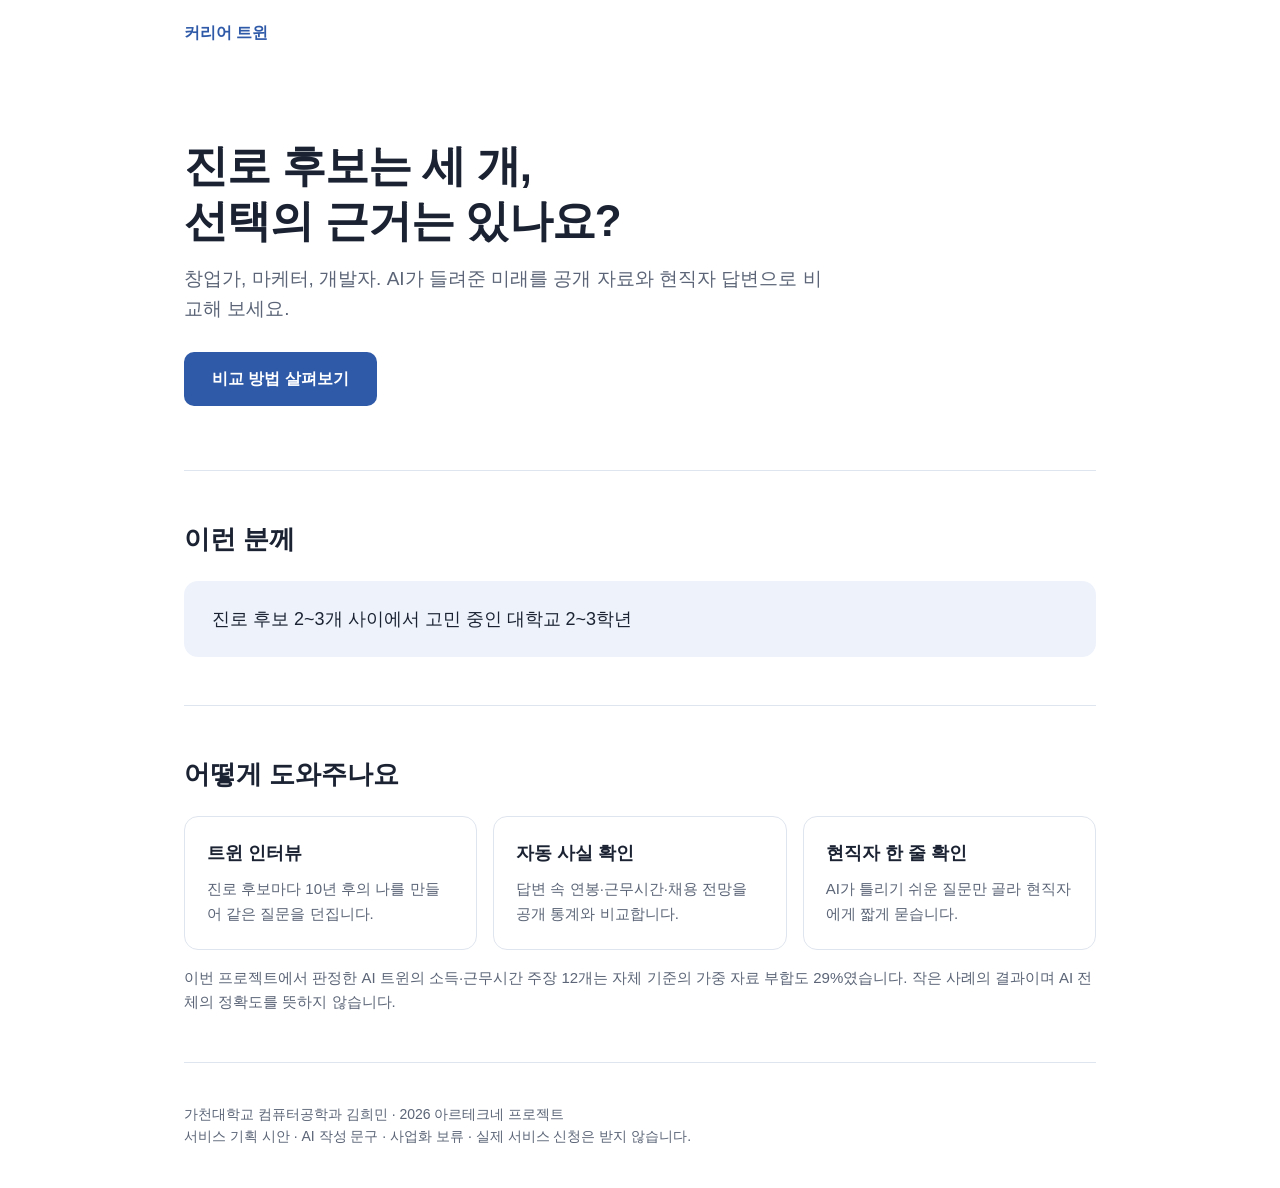
<file: static/career-twin.html>
<!doctype html>
<html lang="ko">
<head>
<meta charset="utf-8">
<meta name="viewport" content="width=device-width, initial-scale=1">
<title>커리어 트윈</title>
<!-- ✏️ 표시가 있는 문구 6곳만 내 말로 바꾸면 된다. 디자인은 그대로 둬도 된다. -->
<style>
  :root { --ink:#1b2333; --sub:#5b6577; --brand:#2f5aa8; --soft:#eef3fb; --line:#dfe5ee; }
  * { box-sizing:border-box; margin:0; }
  body { font-family:-apple-system,"Apple SD Gothic Neo","Malgun Gothic",sans-serif; color:var(--ink); background:#fff; line-height:1.6; }
  .wrap { max-width:960px; margin:0 auto; padding:0 24px; }
  header { padding:20px 0; font-weight:700; color:var(--brand); }
  .hero { padding:72px 0 64px; }
  .hero h1 { font-size:44px; line-height:1.25; letter-spacing:-0.02em; }
  .hero p { font-size:19px; color:var(--sub); margin-top:16px; max-width:640px; }
  .btn { display:inline-block; margin-top:28px; padding:14px 28px; background:var(--brand); color:#fff; border-radius:10px; text-decoration:none; font-weight:600; }
  section { padding:48px 0; border-top:1px solid var(--line); }
  h2 { font-size:26px; margin-bottom:20px; }
  .for { background:var(--soft); border-radius:14px; padding:24px 28px; font-size:18px; }
  .grid { display:grid; grid-template-columns:repeat(3,1fr); gap:16px; }
  .card { border:1px solid var(--line); border-radius:14px; padding:22px; }
  .card b { display:block; font-size:18px; margin-bottom:8px; }
  .card span { color:var(--sub); font-size:15px; }
  .stat { font-size:15px; color:var(--sub); margin-top:16px; }
  footer { padding:40px 0; color:var(--sub); font-size:14px; border-top:1px solid var(--line); }
  @media (max-width:720px){ .hero h1{font-size:32px} .grid{grid-template-columns:1fr} }
</style>
</head>
<body>
<div class="wrap">
  <header>커리어 트윈</header>

  <div class="hero">
    <!-- ✏️ 1. 큰 제목 -->
    <h1>진로 후보는 세 개,<br>선택의 근거는 있나요?</h1>
    <!-- ✏️ 2. 한 줄 설명 -->
    <p>창업가, 마케터, 개발자. AI가 들려준 미래를 공개 자료와 현직자 답변으로 비교해 보세요.</p>
    <!-- ✏️ 3. 버튼 문구 -->
    <a class="btn" href="#how">비교 방법 살펴보기</a>
  </div>

  <section>
    <h2>이런 분께</h2>
    <!-- ✏️ 4. 대상 고객 -->
    <div class="for">진로 후보 2~3개 사이에서 고민 중인 대학교 2~3학년</div>
  </section>

  <section>
    <h2 id="how">어떻게 도와주나요</h2>
    <div class="grid">
      <div class="card"><b>트윈 인터뷰</b><span>진로 후보마다 10년 후의 나를 만들어 같은 질문을 던집니다.</span></div>
      <div class="card"><b>자동 사실 확인</b><span>답변 속 연봉·근무시간·채용 전망을 공개 통계와 비교합니다.</span></div>
      <div class="card"><b>현직자 한 줄 확인</b><span>AI가 틀리기 쉬운 질문만 골라 현직자에게 짧게 묻습니다.</span></div>
    </div>
    <!-- ✏️ 5. 근거 한 줄 (내 프로젝트 결과로) -->
    <p class="stat">이번 프로젝트에서 판정한 AI 트윈의 소득·근무시간 주장 12개는 자체 기준의 가중 자료 부합도 29%였습니다. 작은 사례의 결과이며 AI 전체의 정확도를 뜻하지 않습니다.</p>
  </section>

  <footer>
    <!-- ✏️ 6. 만든 사람 -->
    가천대학교 컴퓨터공학과 김희민 · 2026 아르테크네 프로젝트<br>
    서비스 기획 시안 · AI 작성 문구 · 사업화 보류 · 실제 서비스 신청은 받지 않습니다.
  </footer>
</div>
</body>
</html>
</file>
